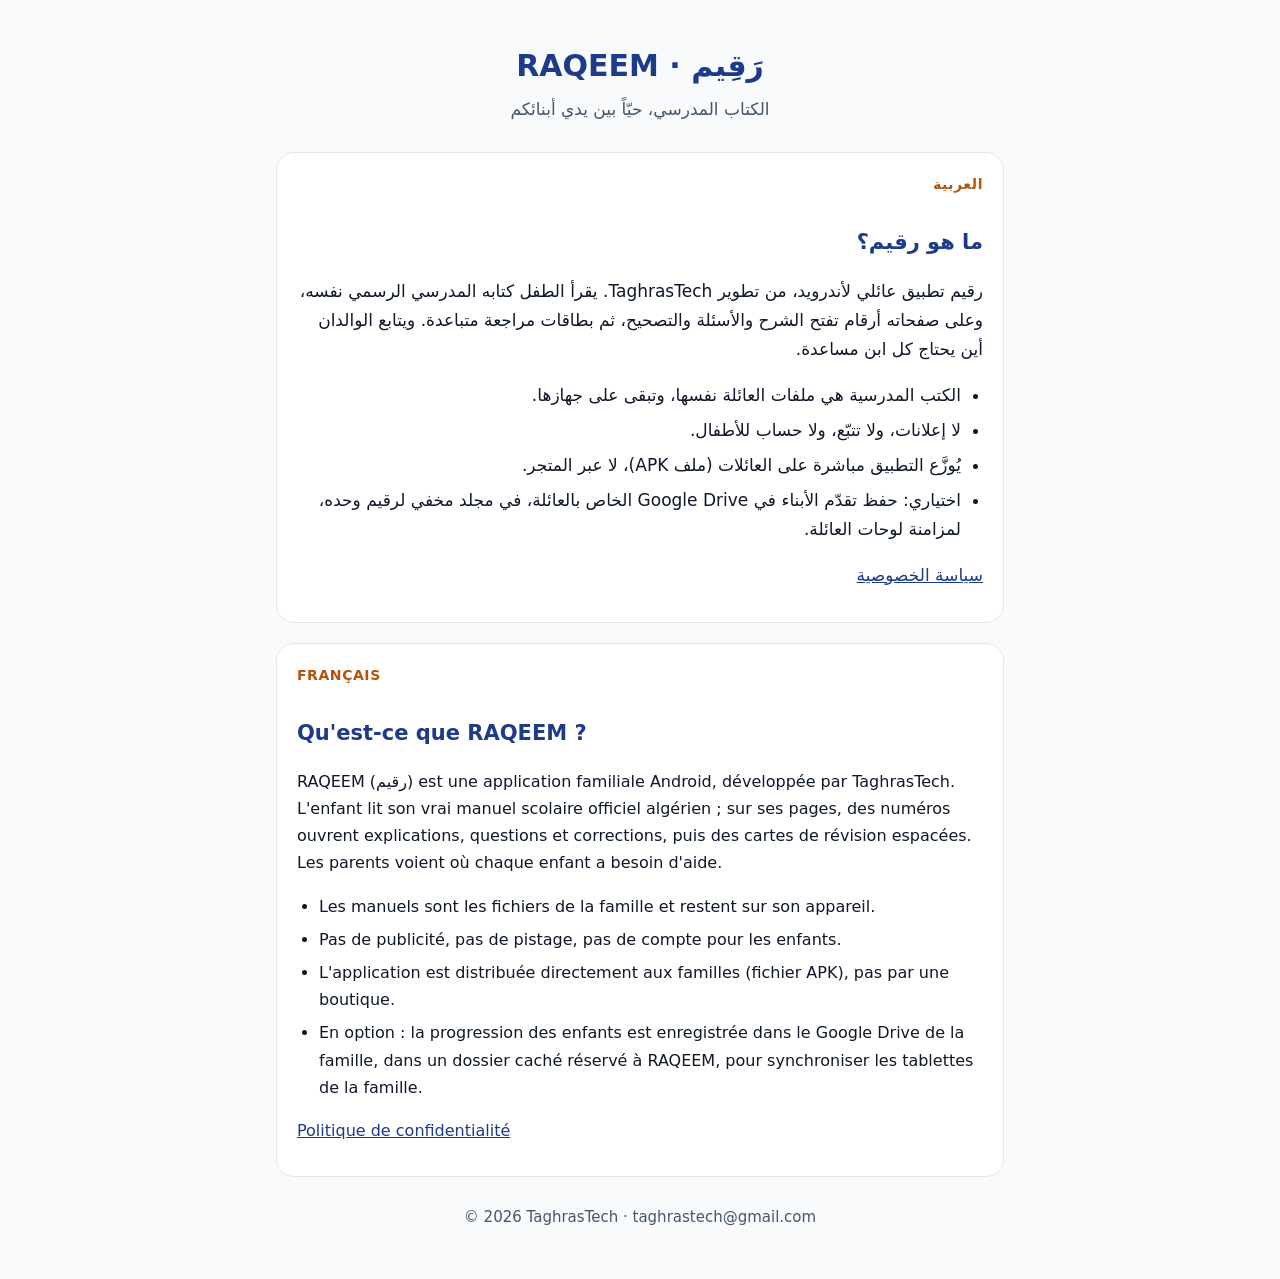
<file: index.html>
<!doctype html>
<html lang="ar" dir="rtl">
<head>
<meta charset="utf-8">
<meta name="viewport" content="width=device-width,initial-scale=1">
<title>رقيم · RAQEEM</title>
<meta name="description" content="RAQEEM (رقيم): application familiale Android qui rend vivants les manuels scolaires officiels algériens.">
<link rel="stylesheet" href="style.css">
</head>
<body>
<main>
<header>
  <h1>رَقِيم · RAQEEM</h1>
  <p class="sub">الكتاب المدرسي، حيّاً بين يدي أبنائكم</p>
</header>

<section dir="rtl" lang="ar">
  <p class="lang">العربية</p>
  <h2>ما هو رقيم؟</h2>
  <p>رقيم تطبيق عائلي لأندرويد، من تطوير TaghrasTech. يقرأ الطفل كتابه المدرسي الرسمي نفسه، وعلى صفحاته أرقام تفتح الشرح والأسئلة والتصحيح، ثم بطاقات مراجعة متباعدة. ويتابع الوالدان أين يحتاج كل ابن مساعدة.</p>
  <ul>
    <li>الكتب المدرسية هي ملفات العائلة نفسها، وتبقى على جهازها.</li>
    <li>لا إعلانات، ولا تتبّع، ولا حساب للأطفال.</li>
    <li>يُوزَّع التطبيق مباشرة على العائلات (ملف APK)، لا عبر المتجر.</li>
    <li>اختياري: حفظ تقدّم الأبناء في Google Drive الخاص بالعائلة، في مجلد مخفي لرقيم وحده، لمزامنة لوحات العائلة.</li>
  </ul>
  <p><a href="privacy.html">سياسة الخصوصية</a></p>
</section>

<section dir="ltr" lang="fr">
  <p class="lang">Français</p>
  <h2>Qu'est-ce que RAQEEM ?</h2>
  <p>RAQEEM (رقيم) est une application familiale Android, développée par TaghrasTech. L'enfant lit son vrai manuel scolaire officiel algérien ; sur ses pages, des numéros ouvrent explications, questions et corrections, puis des cartes de révision espacées. Les parents voient où chaque enfant a besoin d'aide.</p>
  <ul>
    <li>Les manuels sont les fichiers de la famille et restent sur son appareil.</li>
    <li>Pas de publicité, pas de pistage, pas de compte pour les enfants.</li>
    <li>L'application est distribuée directement aux familles (fichier APK), pas par une boutique.</li>
    <li>En option : la progression des enfants est enregistrée dans le Google Drive de la famille, dans un dossier caché réservé à RAQEEM, pour synchroniser les tablettes de la famille.</li>
  </ul>
  <p><a href="privacy.html">Politique de confidentialité</a></p>
</section>

<footer dir="ltr">© 2026 TaghrasTech · taghrastech@gmail.com</footer>
</main>
</body>
</html>
</file>
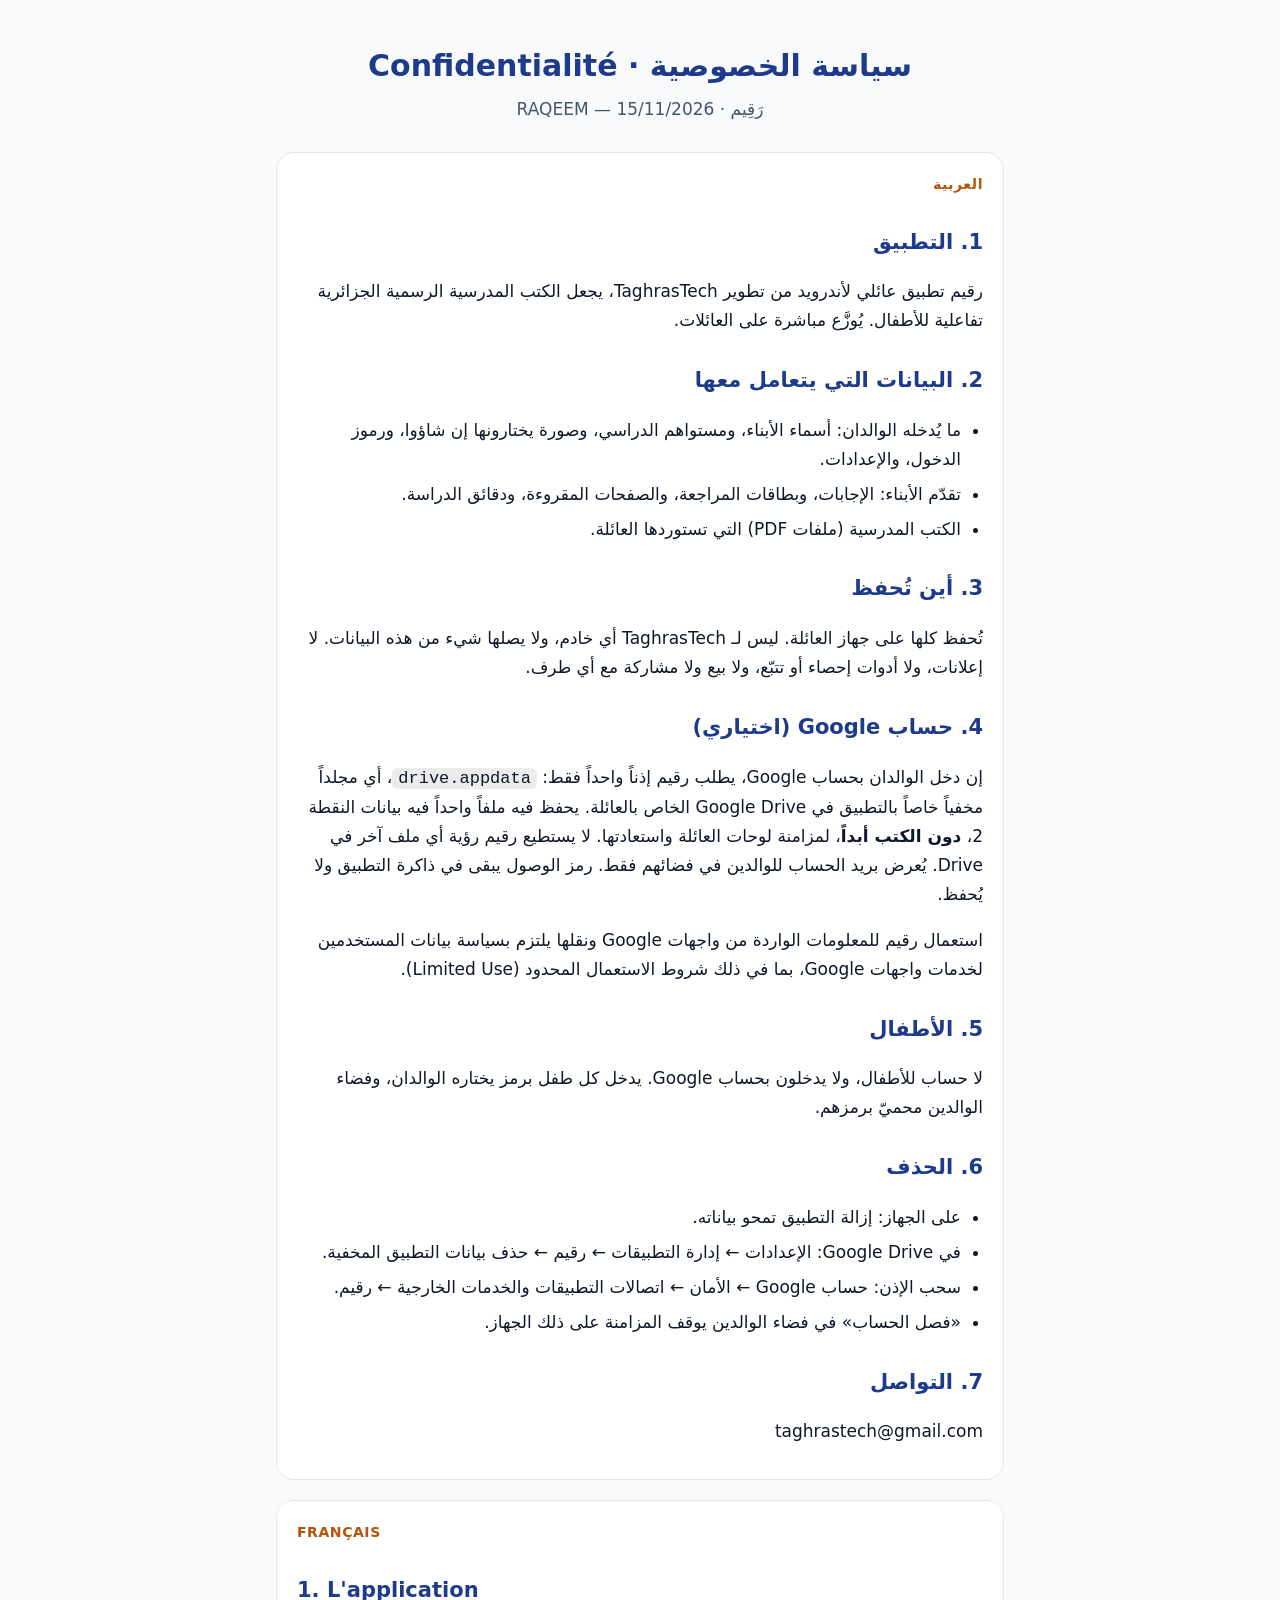
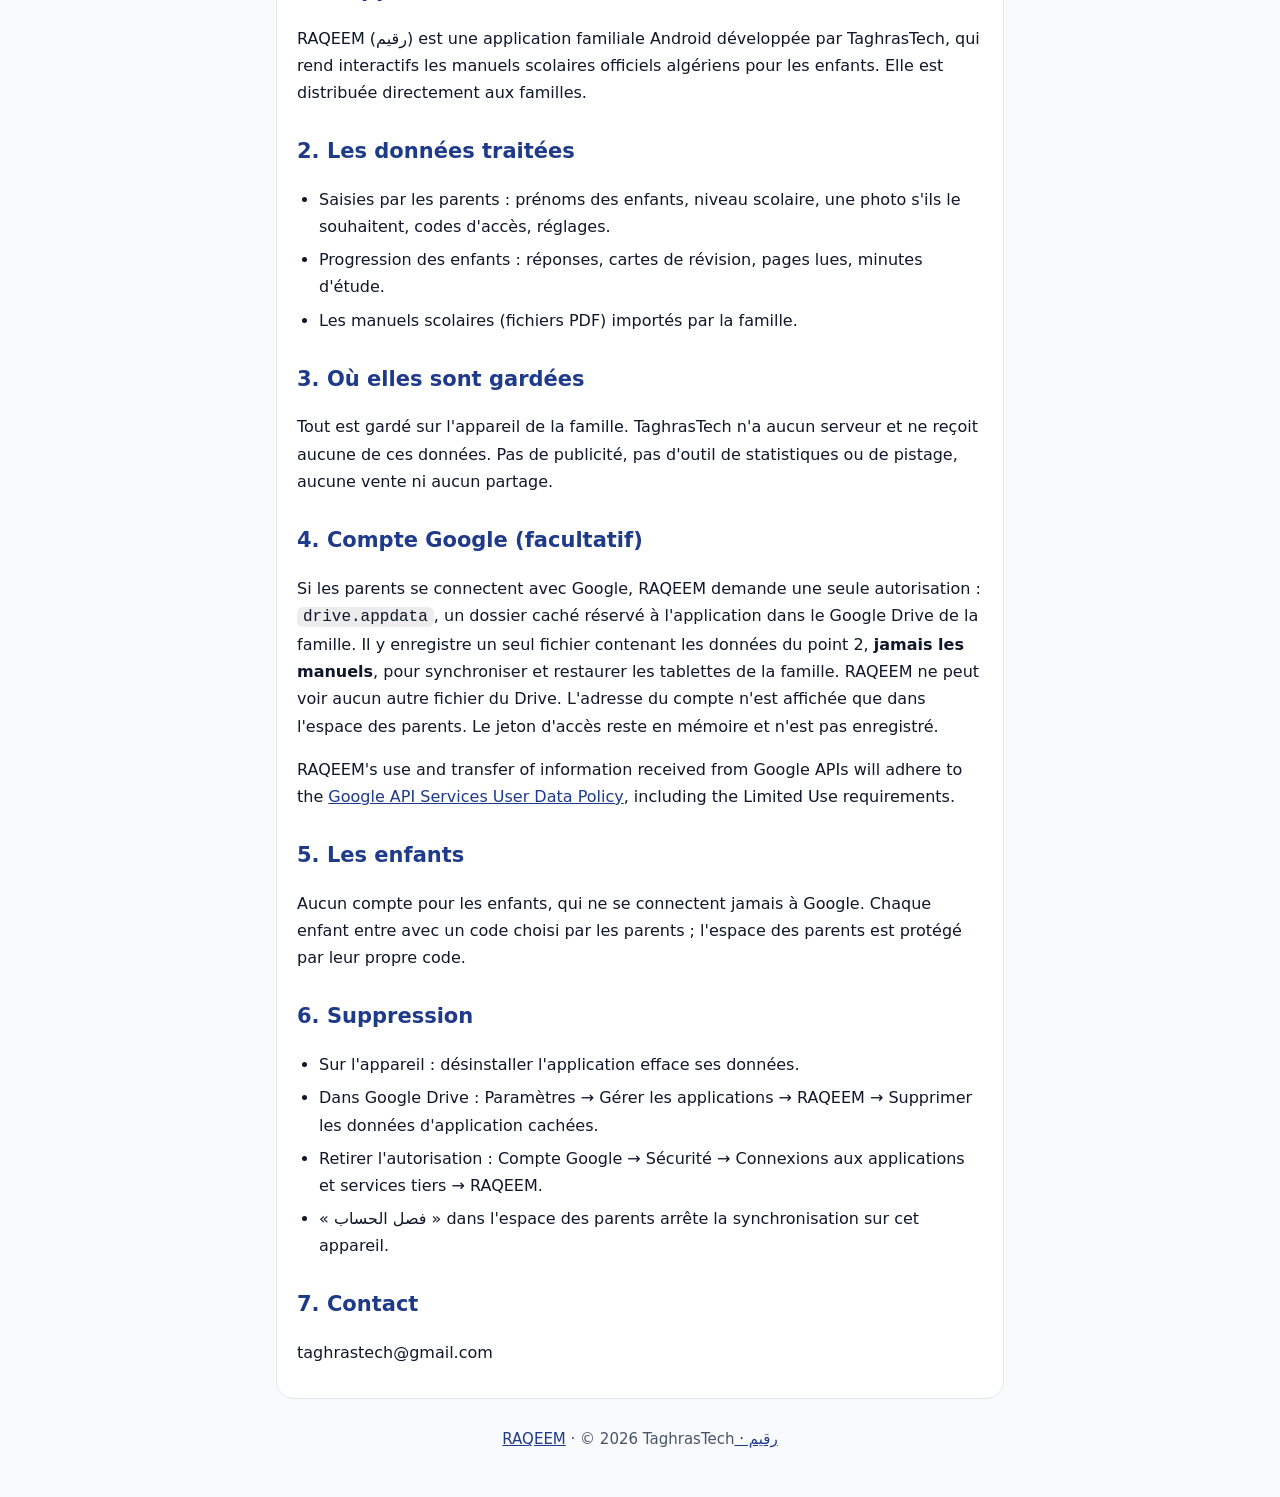
<file: privacy.html>
<!doctype html>
<html lang="ar" dir="rtl">
<head>
<meta charset="utf-8">
<meta name="viewport" content="width=device-width,initial-scale=1">
<title>سياسة الخصوصية · RAQEEM</title>
<meta name="description" content="Politique de confidentialité de RAQEEM (رقيم).">
<link rel="stylesheet" href="style.css">
</head>
<body>
<main>
<header>
  <h1>سياسة الخصوصية · Confidentialité</h1>
  <p class="sub">رَقِيم · RAQEEM — 15/11/2026</p>
</header>

<section dir="rtl" lang="ar">
  <p class="lang">العربية</p>
  <h2>1. التطبيق</h2>
  <p>رقيم تطبيق عائلي لأندرويد من تطوير TaghrasTech، يجعل الكتب المدرسية الرسمية الجزائرية تفاعلية للأطفال. يُوزَّع مباشرة على العائلات.</p>
  <h2>2. البيانات التي يتعامل معها</h2>
  <ul>
    <li>ما يُدخله الوالدان: أسماء الأبناء، ومستواهم الدراسي، وصورة يختارونها إن شاؤوا، ورموز الدخول، والإعدادات.</li>
    <li>تقدّم الأبناء: الإجابات، وبطاقات المراجعة، والصفحات المقروءة، ودقائق الدراسة.</li>
    <li>الكتب المدرسية (ملفات PDF) التي تستوردها العائلة.</li>
  </ul>
  <h2>3. أين تُحفظ</h2>
  <p>تُحفظ كلها على جهاز العائلة. ليس لـ TaghrasTech أي خادم، ولا يصلها شيء من هذه البيانات. لا إعلانات، ولا أدوات إحصاء أو تتبّع، ولا بيع ولا مشاركة مع أي طرف.</p>
  <h2>4. حساب Google (اختياري)</h2>
  <p>إن دخل الوالدان بحساب Google، يطلب رقيم إذناً واحداً فقط: <code>drive.appdata</code>، أي مجلداً مخفياً خاصاً بالتطبيق في Google Drive الخاص بالعائلة. يحفظ فيه ملفاً واحداً فيه بيانات النقطة 2، <strong>دون الكتب أبداً</strong>، لمزامنة لوحات العائلة واستعادتها. لا يستطيع رقيم رؤية أي ملف آخر في Drive. يُعرض بريد الحساب للوالدين في فضائهم فقط. رمز الوصول يبقى في ذاكرة التطبيق ولا يُحفظ.</p>
  <p>استعمال رقيم للمعلومات الواردة من واجهات Google ونقلها يلتزم بسياسة بيانات المستخدمين لخدمات واجهات Google، بما في ذلك شروط الاستعمال المحدود (Limited Use).</p>
  <h2>5. الأطفال</h2>
  <p>لا حساب للأطفال، ولا يدخلون بحساب Google. يدخل كل طفل برمز يختاره الوالدان، وفضاء الوالدين محميّ برمزهم.</p>
  <h2>6. الحذف</h2>
  <ul>
    <li>على الجهاز: إزالة التطبيق تمحو بياناته.</li>
    <li>في Google Drive: الإعدادات ← إدارة التطبيقات ← رقيم ← حذف بيانات التطبيق المخفية.</li>
    <li>سحب الإذن: حساب Google ← الأمان ← اتصالات التطبيقات والخدمات الخارجية ← رقيم.</li>
    <li>«فصل الحساب» في فضاء الوالدين يوقف المزامنة على ذلك الجهاز.</li>
  </ul>
  <h2>7. التواصل</h2>
  <p><span dir="ltr">taghrastech@gmail.com</span></p>
</section>

<section dir="ltr" lang="fr">
  <p class="lang">Français</p>
  <h2>1. L'application</h2>
  <p>RAQEEM (رقيم) est une application familiale Android développée par TaghrasTech, qui rend interactifs les manuels scolaires officiels algériens pour les enfants. Elle est distribuée directement aux familles.</p>
  <h2>2. Les données traitées</h2>
  <ul>
    <li>Saisies par les parents : prénoms des enfants, niveau scolaire, une photo s'ils le souhaitent, codes d'accès, réglages.</li>
    <li>Progression des enfants : réponses, cartes de révision, pages lues, minutes d'étude.</li>
    <li>Les manuels scolaires (fichiers PDF) importés par la famille.</li>
  </ul>
  <h2>3. Où elles sont gardées</h2>
  <p>Tout est gardé sur l'appareil de la famille. TaghrasTech n'a aucun serveur et ne reçoit aucune de ces données. Pas de publicité, pas d'outil de statistiques ou de pistage, aucune vente ni aucun partage.</p>
  <h2>4. Compte Google (facultatif)</h2>
  <p>Si les parents se connectent avec Google, RAQEEM demande une seule autorisation : <code>drive.appdata</code>, un dossier caché réservé à l'application dans le Google Drive de la famille. Il y enregistre un seul fichier contenant les données du point 2, <strong>jamais les manuels</strong>, pour synchroniser et restaurer les tablettes de la famille. RAQEEM ne peut voir aucun autre fichier du Drive. L'adresse du compte n'est affichée que dans l'espace des parents. Le jeton d'accès reste en mémoire et n'est pas enregistré.</p>
  <p>RAQEEM's use and transfer of information received from Google APIs will adhere to the <a href="https://developers.google.com/terms/api-services-user-data-policy">Google API Services User Data Policy</a>, including the Limited Use requirements.</p>
  <h2>5. Les enfants</h2>
  <p>Aucun compte pour les enfants, qui ne se connectent jamais à Google. Chaque enfant entre avec un code choisi par les parents ; l'espace des parents est protégé par leur propre code.</p>
  <h2>6. Suppression</h2>
  <ul>
    <li>Sur l'appareil : désinstaller l'application efface ses données.</li>
    <li>Dans Google Drive : Paramètres → Gérer les applications → RAQEEM → Supprimer les données d'application cachées.</li>
    <li>Retirer l'autorisation : Compte Google → Sécurité → Connexions aux applications et services tiers → RAQEEM.</li>
    <li>« فصل الحساب » dans l'espace des parents arrête la synchronisation sur cet appareil.</li>
  </ul>
  <h2>7. Contact</h2>
  <p>taghrastech@gmail.com</p>
</section>

<footer><a href="index.html">رقيم · RAQEEM</a> · © 2026 TaghrasTech</footer>
</main>
</body>
</html>
</file>
<file: style.css>
:root{--bg:#F8FAFC;--card:#fff;--ink:#0F172A;--muted:#475569;--line:#E2E8F0;--brand:#1E3A8A;--accent:#B45309}
@media (prefers-color-scheme:dark){:root{--bg:#0F172A;--card:#1E293B;--ink:#F8FAFC;--muted:#CBD5E1;--line:#334155;--brand:#A5B4FC;--accent:#FBBF24}}
*{box-sizing:border-box}
body{margin:0;background:var(--bg);color:var(--ink);font:17px/1.7 "Segoe UI",Tahoma,system-ui,sans-serif}
main{max-width:760px;margin:0 auto;padding:24px 16px 48px}
header{text-align:center;padding:16px 0 8px}
h1{font-size:30px;margin:0;color:var(--brand)}
h2{font-size:21px;margin:28px 0 8px;color:var(--brand)}
.sub{color:var(--muted);margin:4px 0 0}
section{background:var(--card);border:1px solid var(--line);border-radius:18px;padding:8px 20px 16px;margin:20px 0}
section[dir=ltr]{font-size:16px}
ul{padding-inline-start:22px}
li{margin:6px 0}
a{color:var(--brand)}
code{direction:ltr;unicode-bidi:isolate;background:rgba(127,127,127,.15);padding:1px 6px;border-radius:6px}
.lang{font-size:14px;color:var(--accent);font-weight:700;letter-spacing:.04em;text-transform:uppercase;margin:12px 0 0}
footer{text-align:center;color:var(--muted);font-size:15px;margin-top:28px}
</file>
